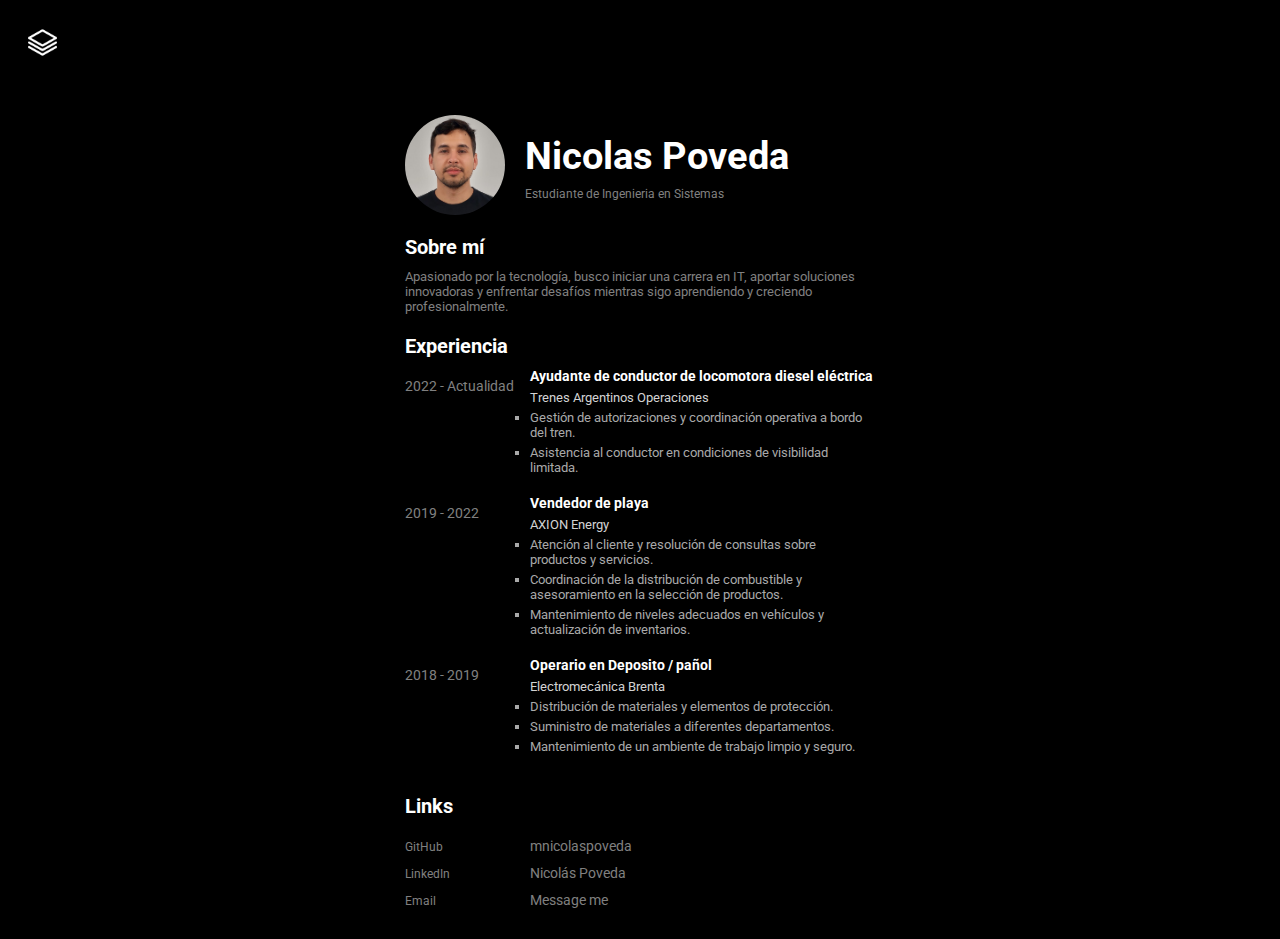
<file: index.html>
<!DOCTYPE html>
<html lang="es">

<head>
    <meta charset="UTF-8">
    <meta name="viewport" content="width=device-width, initial-scale=1.0">
    <title>Nicolás Poveda</title>
    <link rel="stylesheet" href="css/styles.css">
    <link href="https://fonts.googleapis.com/css2?family=Roboto:wght@400;700&display=swap" rel="stylesheet">
</head>

<body>
    <header class="main-header">
        <img src="icon.png" alt="icono generico" class="main-header__icon">
        <nav class="main-header__nav">
        </nav>
    </header>
    <main>
        <section class="profile">
            <img src="./perfilCV.jpg" alt="foto de perfil" class="profile__photo">
            <header class="profile__header">
                <h1 class="profile__name">Nicolas Poveda</h1>
                <p class="profile__title">Estudiante de Ingenieria en Sistemas</p>
            </header>
        </section>
        <section class="about">
            <h2 class="about__header">Sobre mí </h2>
            <p class="about__text">Apasionado por la tecnología, busco iniciar una carrera en IT, aportar soluciones
                innovadoras y enfrentar desafíos mientras sigo aprendiendo y creciendo profesionalmente.</p>
        </section>

        <section class="work-experience">
            <h2 class="work-experience__header">Experiencia</h2>
            <article class="job">
                <div class="job__date-container">
                    <p class="job__date">2022 - Actualidad</p>
                </div>
                <div class="job-description-container">
                    <h3 class="job__title">Ayudante de conductor de locomotora diesel eléctrica</h3>
                    <p class="job__company">Trenes Argentinos Operaciones</p>
                    <ul class="job__description">
                        <li class="job__responsability">Gestión de autorizaciones y coordinación operativa a bordo del
                            tren.
                        </li>
                        <li class="job__responsability">Asistencia al conductor en condiciones de visibilidad limitada.
                        </li>
                    </ul>
                </div>
            </article>

            <article class="job">
                <div class="job__date-container">
                    <p class="job__date">2019 - 2022</p>
                </div>
                <div class="job-description-container">

                    <h3 class="job__title">Vendedor de playa</h3>
                    <p class="job__company">AXION Energy</p>
                    <ul class="job__description">
                        <li class="job__responsability">Atención al cliente y resolución de consultas sobre productos y
                            servicios.</li>
                        <li class="job__responsability">Coordinación de la distribución de combustible y asesoramiento
                            en la
                            selección de productos.</li>
                        <li class="job__responsability">Mantenimiento de niveles adecuados en vehículos y actualización
                            de
                            inventarios.</li>
                    </ul>
                </div>
            </article>

            <article class="job">
                <div class="job__date-container">
                    <p class="job__date">2018 - 2019</p>
                </div>
                <div class="job-description-container">
                    <h3 class="job__title">Operario en Deposito / pañol</h3>
                    <p class="job__company">Electromecánica Brenta</p>
                    <ul class="job__description">
                        <li class="job__responsability">Distribución de materiales y elementos de protección.</li>
                        <li class="job__responsability">Suministro de materiales a diferentes departamentos.</li>
                        <li class="job__responsability">Mantenimiento de un ambiente de trabajo limpio y seguro.</li>
                    </ul>
                </div>
            </article>
        </section>

        <section class="links">
            <h2 class="links__header">Links</h2>
            <div class="links__links-container">
                <div class="links__link">
                    <p>GitHub</p>
                    <a href="https://github.com/mnicolaspoveda"> mnicolaspoveda</a>
                </div>
                <div class="links__link">
                    <p >LinkedIn</p>
                    <a href="https://www.linkedin.com/in/nicolás-poveda">Nicolás Poveda</a>
                </div>
                <div class="links__link">
                    <p> Email </p>
                    <a href="mailto:nico-poveda@outlook.com"> Message me </a>
                </div>
            </div>
        </section>
    </main>
</body>

</html>
</file>
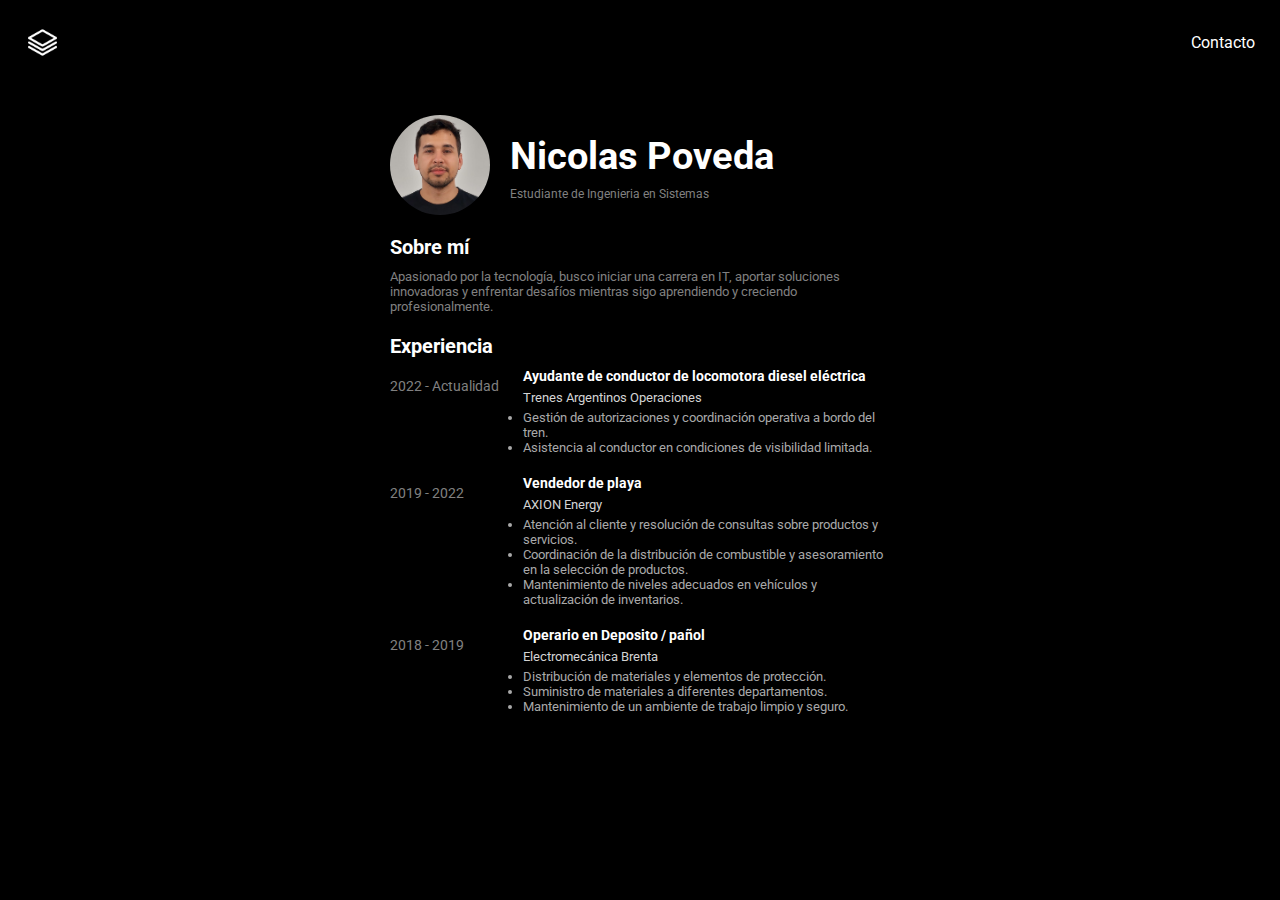
<file: src/index.html>
<!DOCTYPE html>
<html lang="es">

<head>
    <meta charset="UTF-8">
    <meta name="viewport" content="width=device-width, initial-scale=1.0">
    <title>Nicolás Poveda</title>
    <link rel="stylesheet" href="css/styles.css">
    <link href="https://fonts.googleapis.com/css2?family=Roboto:wght@400;700&display=swap" rel="stylesheet">
</head>

<body>
    <header class="main-header">
        <img src="icon.png" alt="icono generico" class="main-header__icon">
        <nav class="main-header__nav">
            <ul>
                <li><a href="#">Contacto</a></li>
            </ul>
        </nav>
    </header>
    <main>
        <section class="profile">
            <img src="./perfilCV.jpg" alt="foto de perfil" class="profile__photo">
            <header class="profile__header">
                <h1 class="profile__name">Nicolas Poveda</h1>
                <p class="profile__title">Estudiante de Ingenieria en Sistemas</p>
            </header>
        </section>
        <section class="about">
            <h2 class="about__header">Sobre mí </h2>
            <p class="about__text">Apasionado por la tecnología, busco iniciar una carrera en IT, aportar soluciones
                innovadoras y enfrentar desafíos mientras sigo aprendiendo y creciendo profesionalmente.</p>
        </section>
        <section class="work-experience">
            <h2 class="work-experience__header">Experiencia</h2>
            <article class="job">
                <div class="date-container">
                    <p class="job__date">2022 - Actualidad</p>
                </div>
                <div class="job-description-container">
                    <h3 class="job__title">Ayudante de conductor de locomotora diesel eléctrica</h3>
                    <p class="job__company">Trenes Argentinos Operaciones</p>
                    <ul class="job__description">
                        <li class="job__responsability">Gestión de autorizaciones y coordinación operativa a bordo del
                            tren.
                        </li>
                        <li class="job__responsability">Asistencia al conductor en condiciones de visibilidad limitada.
                        </li>
                    </ul>
                </div>
            </article>

            <article class="job">
                <div class="date-container">
                    <p class="job__date">2019 - 2022</p>
                </div>
                <div class="job-description-container">

                    <h3 class="job__title">Vendedor de playa</h3>
                    <p class="job__company">AXION Energy</p>
                    <ul class="job__description">
                        <li class="job__responsability">Atención al cliente y resolución de consultas sobre productos y
                            servicios.</li>
                        <li class="job__responsability">Coordinación de la distribución de combustible y asesoramiento
                            en la
                            selección de productos.</li>
                        <li class="job__responsability">Mantenimiento de niveles adecuados en vehículos y actualización
                            de
                            inventarios.</li>
                    </ul>
                </div>
            </article>

            <article class="job">
                <div class="date-container">
                    <p class="job__date">2018 - 2019</p>
                </div>
                <div class="job-description-container">
                    <h3 class="job__title">Operario en Deposito / pañol</h3>
                    <p class="job__company">Electromecánica Brenta</p>
                    <ul class="job__description">
                        <li class="job__responsability">Distribución de materiales y elementos de protección.</li>
                        <li class="job__responsability">Suministro de materiales a diferentes departamentos.</li>
                        <li class="job__responsability">Mantenimiento de un ambiente de trabajo limpio y seguro.</li>
                    </ul>
                </div>
            </article>
        </section>
    </main>
</body>

</html>
</file>
<file: css/styles.css>
* {
    margin: 0;
    padding: 0;
    box-sizing: border-box;
}

html {
    font-size: 16px;
    font-family: 'Roboto', sans-serif;
}

body {
    background-color: black;
    font-family: 'Roboto', sans-serif;
    color: white;
    display: flex;
    flex-direction: column;
    align-items: center;
}

main {
    display: flex;
    flex-direction: column;
    align-items: flex-start;
    padding-top: 30px;
    padding-left: 15px;
    padding-right: 15px;
    max-width: 500px;
}


.main-header {
    display: flex;
    justify-content: space-between;
    width: 100%;
    padding: 15px;
    align-items: center;
}

.main-header__icon {
    width: 35px;
    margin: 10px;
}

.main-header__nav {
    display: flex;

}

.main-header__nav ul {
    list-style: none;
}

.main-header__nav a {
    color: white;
    text-decoration: none;
    margin: 0 10px;
}


.profile {
    display: flex;
    align-items: center;
    width: 100%;
    margin-bottom: 20px;
}

.profile__photo {
    object-fit: cover;
    width: 100px;
    aspect-ratio: 1/1;
    border-radius: 50%;
    margin: 0 20px 0 0;
}

.profile__header {
    display: flex;
    flex-direction: column;
    align-items: flex-start;
    line-height: 1.5;
    font-size: larger;
}


.about {
    margin-bottom: 20px;
}

.about__header {
    font-size: 1.25rem;
    margin-bottom: 10px;
}

.about__text {
    font-size: .8rem;
}


.work-experience {
    margin-bottom: 20px;
}

.work-experience__header {
    margin-bottom: 10px;
    font-size: 1.25rem;
}


.job {
    margin-bottom: 15px;
    display: flex;
    align-items: flex-start;
    justify-content: space-between;
}

.job__title {
    font-size: .9rem;
    margin-bottom: 5px;
}

.job__company {
    font-size: .8rem;
    margin-bottom: 5px;
}
.job__date-container {
    flex: 1;
}
.job__date {
    font-size: .9rem;
    color: gray;
    margin-top: 10px;
}
.job-description-container {
    flex: 3;
    margin-left: 10px;
}
.job__company{
    color: lightgray;
}
.job__description {
    font-size: .8rem;
    margin-bottom: 5px;
    color: darkgrey;
    list-style-type:square;
}
.job__responsability {
    margin-bottom: 5px;
    
}



.links {
    margin-bottom: 20px;
    width: 100%;
}
.links__header {
    font-size: 1.25rem;
    margin-bottom: 20px;
}
.links__links-container {
    display: flex;
    flex-direction: column;
    align-items: flex-start;
}
.links__link {
    display: flex;
    align-items: center;
    font-size: .9rem;
    margin-bottom: 10px;
    width: 100%;
}
.links__link p {
    flex: 1;

}
.links__link a {
    color: grey;
    text-decoration: none;
    margin-left: 10px;
    flex: 3;
}
.links__link a:hover {
    color: white;
    text-decoration: underline;
}




p {
    color: gray;
    font-size: .75rem;
}
</file>
<file: src/css/styles.css>
* {
    margin: 0;
    padding: 0;
    box-sizing: border-box;
}

html {
    font-size: 16px;
    font-family: 'Roboto', sans-serif;
}

body {
    background-color: black;
    font-family: 'Roboto', sans-serif;
    color: white;
    display: flex;
    flex-direction: column;
    align-items: center;
}

main {
    display: flex;
    flex-direction: column;
    align-items: flex-start;
    padding-top: 30px;
    max-width: 500px;
}


.main-header {
    display: flex;
    justify-content: space-between;
    width: 100%;
    padding: 15px;
    align-items: center;
}

.main-header__icon {
    width: 35px;
    margin: 10px;
}

.main-header__nav {
    display: flex;

}

.main-header__nav ul {
    list-style: none;
}

.main-header__nav a {
    color: white;
    text-decoration: none;
    margin: 0 10px;
}


.profile {
    display: flex;
    align-items: center;
    width: 100%;
    margin-bottom: 20px;
}

.profile__photo {
    object-fit: cover;
    width: 100px;
    aspect-ratio: 1/1;
    border-radius: 50%;
    margin: 0 20px 0 0;
}

.profile__header {
    display: flex;
    flex-direction: column;
    align-items: flex-start;
    line-height: 1.5;
    font-size: larger;
}


.about {
    margin-bottom: 20px;
}

.about__header {
    font-size: 1.25rem;
    margin-bottom: 10px;
}

.about__text {
    font-size: .8rem;
}


.work-experience {
    margin-bottom: 20px;
}

.work-experience__header {
    margin-bottom: 10px;
    font-size: 1.25rem;
}


.job {
    margin-bottom: 15px;
    display: flex;
    align-items: flex-start;
    justify-content: space-between;
}

.job__title {
    font-size: .9rem;
    margin-bottom: 5px;
}

.job__company {
    font-size: .8rem;
    margin-bottom: 5px;
}

.date-container {
    flex: 1;
}

.job__date {
    font-size: .9rem;
    color: gray;
    margin-top: 10px;
}
.job-description-container {
    flex: 3;
    margin-left: 10px;
}


.job__company{
    color: lightgray;
}
.job__description {
    font-size: .8rem;
    margin-bottom: 5px;
    color: darkgrey;
}



p {
    color: gray;
    font-size: .75rem;
}

.text-link {
    color: grey;
    text-decoration: none;
}

.text-link:hover {
    color: white;
    text-decoration: underline;
}
</file>
